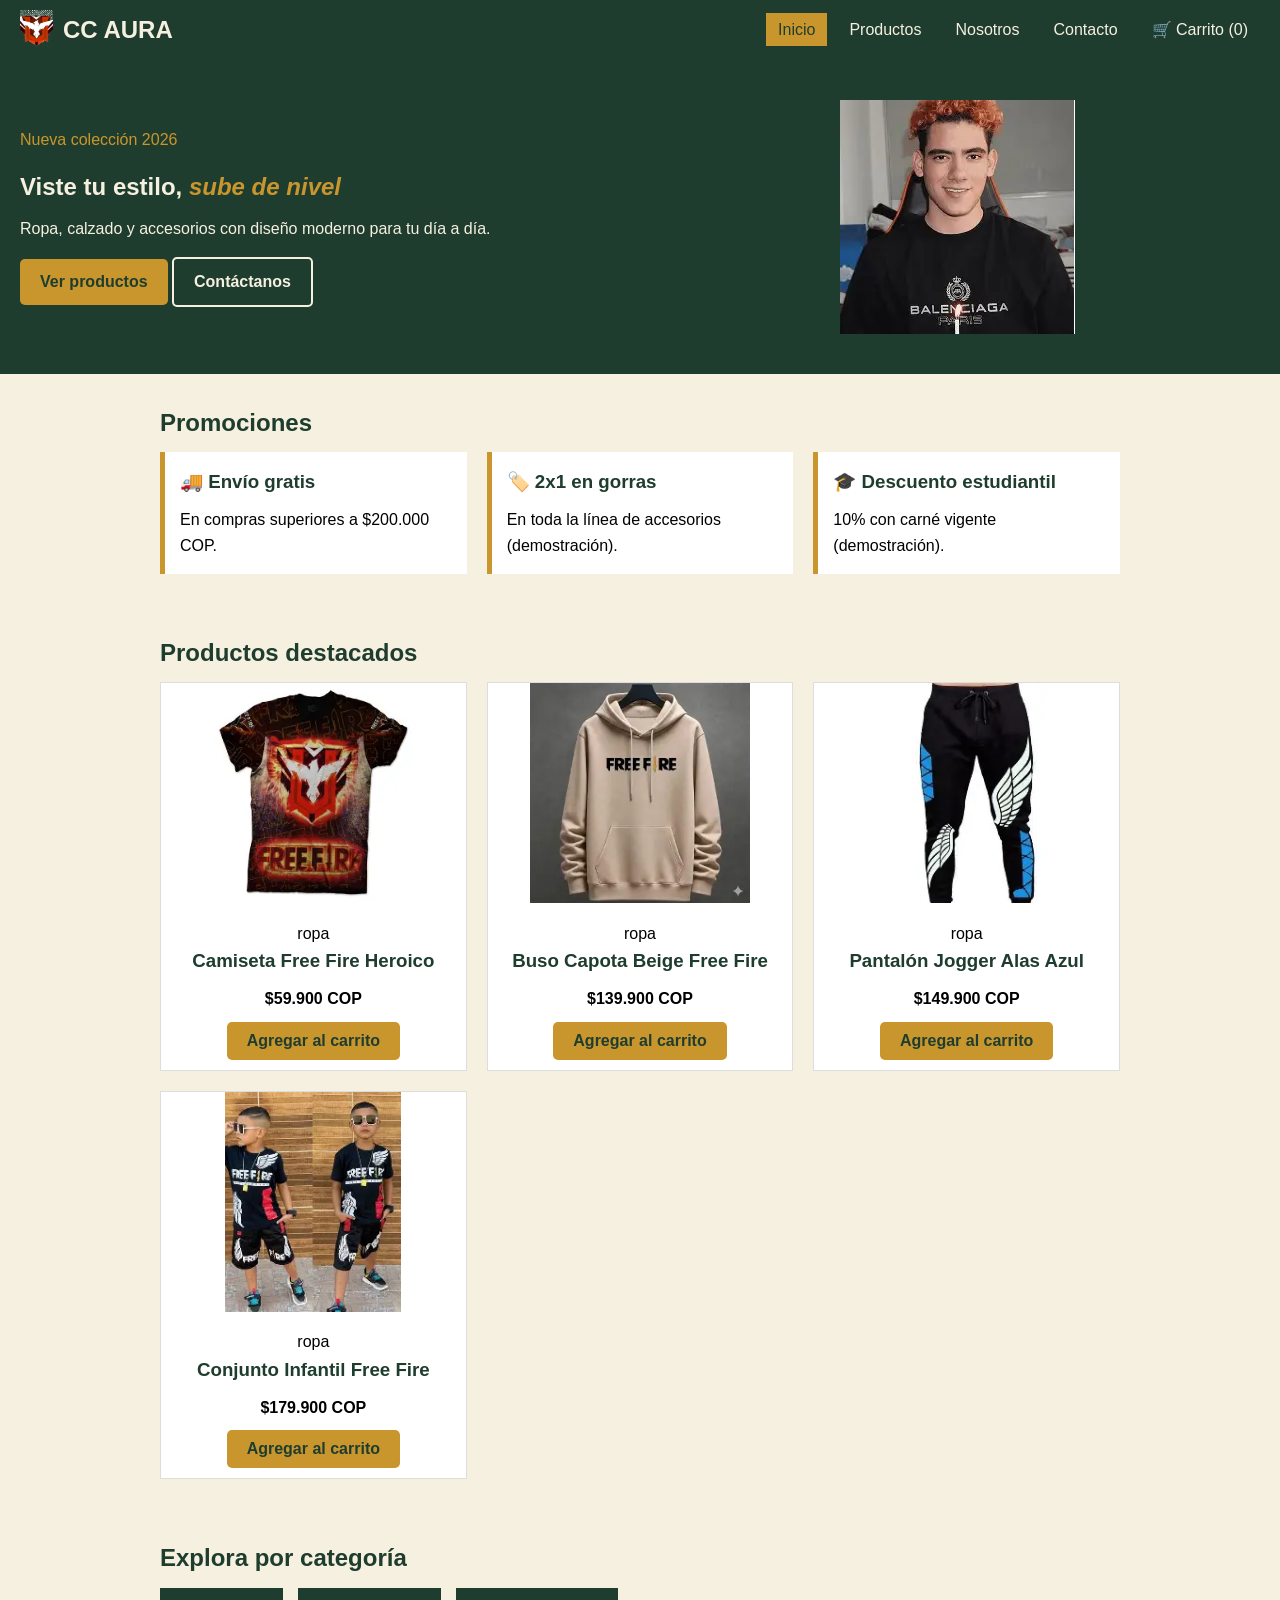
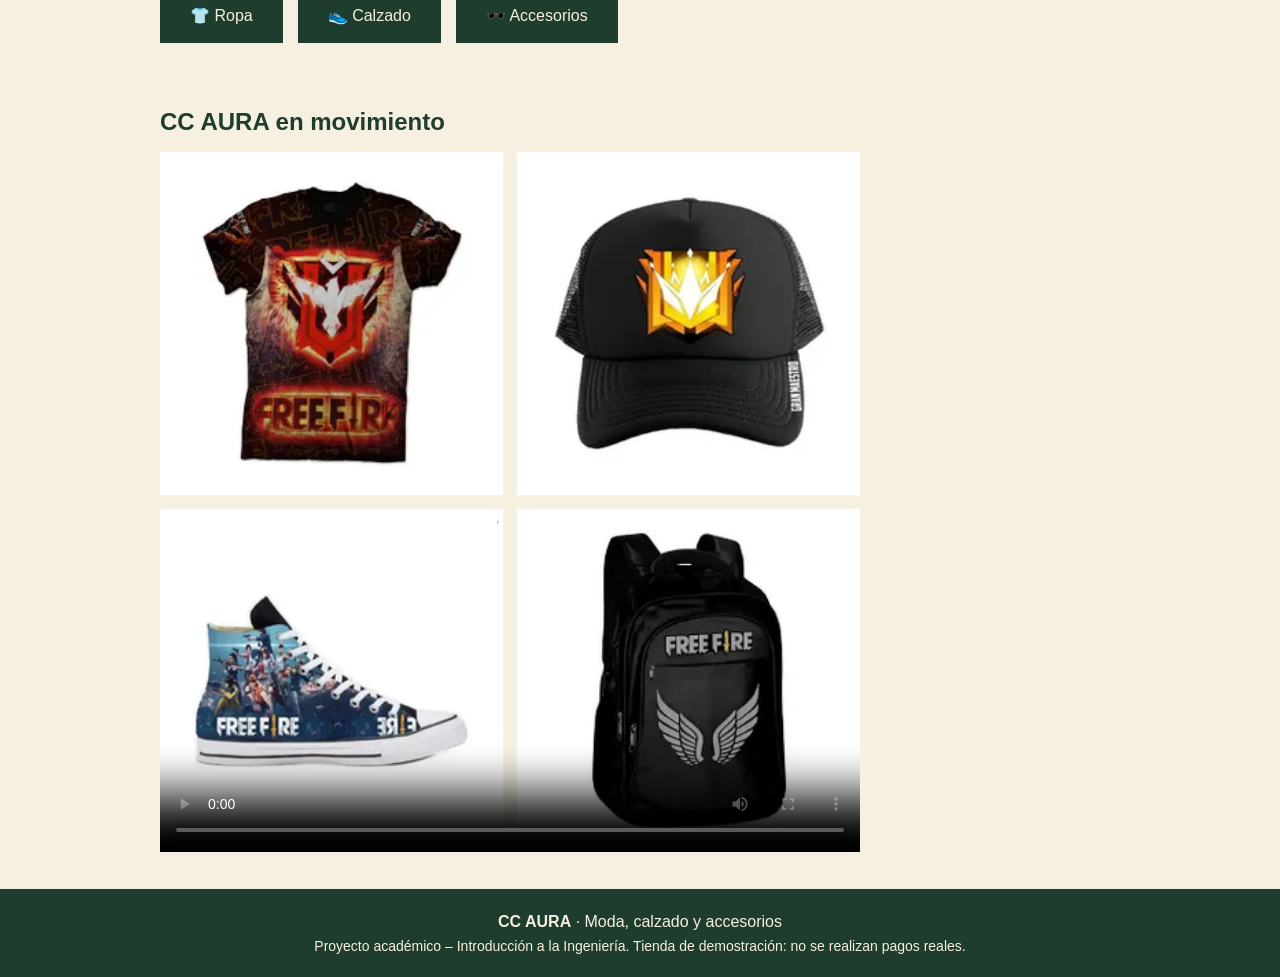
<file: Introduccion/index.html>
<!DOCTYPE html>
<html lang="es">
<head>
<meta charset="UTF-8">
<meta name="viewport" content="width=device-width, initial-scale=1.0">
<title>Inicio | CC AURA</title>
<link rel="icon" type="image/x-icon" href="favicon.ico">
<link rel="stylesheet" href="css/estilos.css">
</head>
<body>
<header class="cabecera">
  <a class="marca" href="index.html"><img src="imagenes/logo.png" alt="Logotipo de CC AURA: emblema de águila" height="40"><span>CC AURA</span></a>
  <nav><ul><li><a href="index.html" class="activo">Inicio</a></li><li><a href="productos.html">Productos</a></li><li><a href="nosotros.html">Nosotros</a></li><li><a href="contacto.html">Contacto</a></li><li><a href="carrito.html">🛒 Carrito (<span id="contador">0</span>)</a></li></ul></nav>
</header>
<main>
<section class="banner">
  <div class="banner-texto">
    <p class="etiqueta">Nueva colección 2026</p>
    <h1>Viste tu estilo, <em>sube de nivel</em></h1>
    <p>Ropa, calzado y accesorios con diseño moderno para tu día a día.</p>
    <a class="boton" href="productos.html">Ver productos</a>
    <a class="boton boton-claro" href="contacto.html">Contáctanos</a>
  </div>
  <img src="imagenes/banner.png" alt="Joven con buso negro, imagen de CC AURA">
</section>
<section class="contenedor">
  <h2>Promociones</h2>
  <div class="promos">
    <article><h3>🚚 Envío gratis</h3><p>En compras superiores a $200.000 COP.</p></article>
    <article><h3>🏷️ 2x1 en gorras</h3><p>En toda la línea de accesorios (demostración).</p></article>
    <article><h3>🎓 Descuento estudiantil</h3><p>10% con carné vigente (demostración).</p></article>
  </div>
</section>
<section class="contenedor">
  <h2>Productos destacados</h2>
  <div class="rejilla">
    <article class="tarjeta">
      <img src="imagenes/camiseta-heroico.png" alt="Camiseta Free Fire Heroico">
      <div><span class="cat">ropa</span><h3>Camiseta Free Fire Heroico</h3><span class="precio">$59.900 COP</span>
      <button class="boton agregar">Agregar al carrito</button></div>
    </article>
    <article class="tarjeta">
      <img src="imagenes/buso.png" alt="Buso Capota Beige Free Fire">
      <div><span class="cat">ropa</span><h3>Buso Capota Beige Free Fire</h3><span class="precio">$139.900 COP</span>
      <button class="boton agregar">Agregar al carrito</button></div>
    </article>
    <article class="tarjeta">
      <img src="imagenes/jogger.png" alt="Pantalón Jogger Alas Azul">
      <div><span class="cat">ropa</span><h3>Pantalón Jogger Alas Azul</h3><span class="precio">$149.900 COP</span>
      <button class="boton agregar">Agregar al carrito</button></div>
    </article>
    <article class="tarjeta">
      <img src="imagenes/conjunto.png" alt="Conjunto Infantil Free Fire">
      <div><span class="cat">ropa</span><h3>Conjunto Infantil Free Fire</h3><span class="precio">$179.900 COP</span>
      <button class="boton agregar">Agregar al carrito</button></div>
    </article>
  </div>
</section>
<section class="contenedor">
  <h2>Explora por categoría</h2>
  <ul class="categorias">
    <li><a href="productos.html#ropa">👕 Ropa</a></li>
    <li><a href="productos.html#calzado">👟 Calzado</a></li>
    <li><a href="productos.html#accesorios">🕶️ Accesorios</a></li>
  </ul>
</section>
<section class="contenedor video-caja">
  <h2>CC AURA en movimiento</h2>
  <video controls preload="metadata" poster="imagenes/poster-video.png">
    <source src="video/ccaura.mp4" type="video/mp4">
    Tu navegador no soporta video HTML5.
  </video>
</section>
</main>
<footer class="pie">
  <p><strong>CC AURA</strong> · Moda, calzado y accesorios</p>
  <p class="nota">Proyecto académico – Introducción a la Ingeniería. Tienda de demostración: no se realizan pagos reales.</p>
</footer>
<script src="js/script.js"></script>
</body>
</html>
</file>
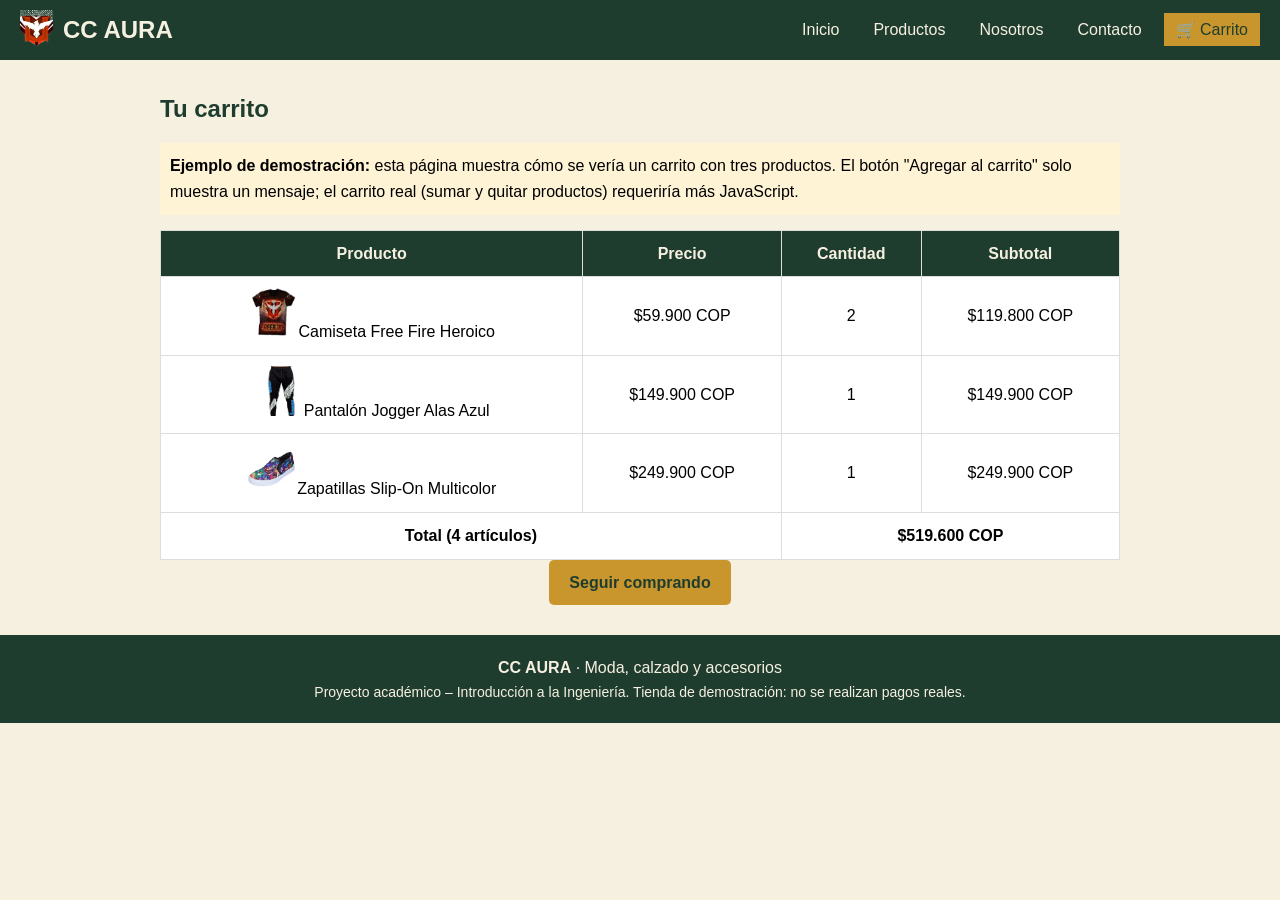
<file: Introduccion/carrito.html>
<!DOCTYPE html>
<html lang="es">
<head>
<meta charset="UTF-8">
<meta name="viewport" content="width=device-width, initial-scale=1.0">
<title>Carrito | CC AURA</title>
<link rel="icon" type="image/x-icon" href="favicon.ico">
<link rel="stylesheet" href="css/estilos.css">
</head>
<body>
<header class="cabecera">
  <a class="marca" href="index.html"><img src="imagenes/logo.png" alt="Logotipo de CC AURA: emblema de águila" height="40"><span>CC AURA</span></a>
  <nav><ul><li><a href="index.html">Inicio</a></li><li><a href="productos.html">Productos</a></li><li><a href="nosotros.html">Nosotros</a></li><li><a href="contacto.html">Contacto</a></li><li><a href="carrito.html" class="activo">🛒 Carrito</a></li></ul></nav>
</header>
<main>
<section class="contenedor">
  <h1>Tu carrito</h1>
  <p class="aviso"><strong>Ejemplo de demostración:</strong> esta página muestra cómo se vería un carrito con tres productos. El botón "Agregar al carrito" solo muestra un mensaje; el carrito real (sumar y quitar productos) requeriría más JavaScript.</p>
  <div class="tabla-caja"><table>
    <thead><tr><th>Producto</th><th>Precio</th><th>Cantidad</th><th>Subtotal</th></tr></thead>
    <tbody>
      <tr><td><img src="imagenes/camiseta-heroico.png" alt="Camiseta Free Fire Heroico">Camiseta Free Fire Heroico</td><td>$59.900 COP</td><td>2</td><td>$119.800 COP</td></tr>
      <tr><td><img src="imagenes/jogger.png" alt="Pantalón Jogger Alas Azul">Pantalón Jogger Alas Azul</td><td>$149.900 COP</td><td>1</td><td>$149.900 COP</td></tr>
      <tr><td><img src="imagenes/zapatillas-slipon.png" alt="Zapatillas Slip-On Multicolor">Zapatillas Slip-On Multicolor</td><td>$249.900 COP</td><td>1</td><td>$249.900 COP</td></tr>
      </tbody>
    <tfoot><tr><td colspan="2"><strong>Total (4 artículos)</strong></td><td colspan="2"><strong>$519.600 COP</strong></td></tr></tfoot>
  </table></div>
  <p class="centro"><a class="boton" href="productos.html">Seguir comprando</a></p>
</section>
</main>
<footer class="pie">
  <p><strong>CC AURA</strong> · Moda, calzado y accesorios</p>
  <p class="nota">Proyecto académico – Introducción a la Ingeniería. Tienda de demostración: no se realizan pagos reales.</p>
</footer>
</body>
</html>
</file>
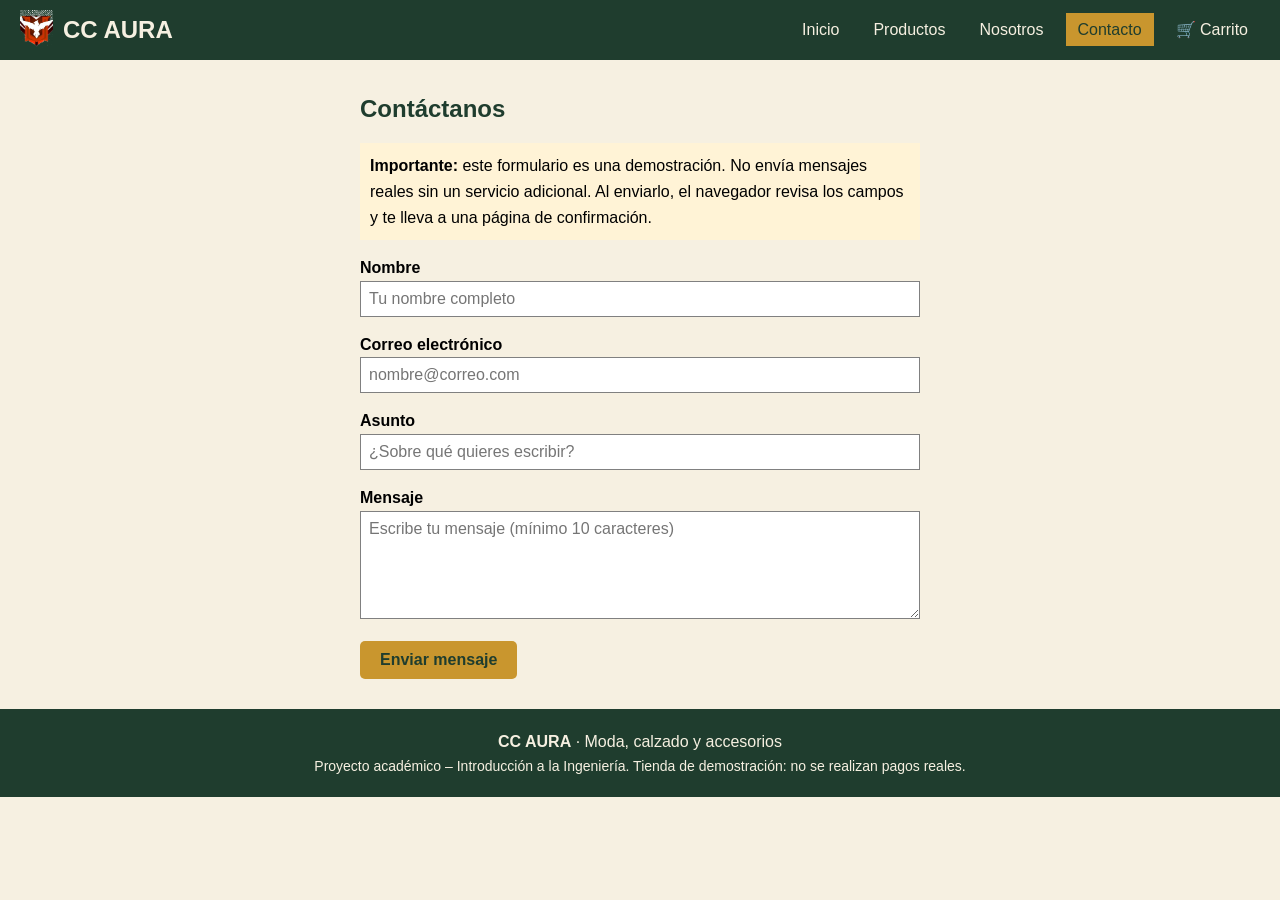
<file: Introduccion/contacto.html>
<!DOCTYPE html>
<html lang="es">
<head>
<meta charset="UTF-8">
<meta name="viewport" content="width=device-width, initial-scale=1.0">
<title>Contacto | CC AURA</title>
<link rel="icon" type="image/x-icon" href="favicon.ico">
<link rel="stylesheet" href="css/estilos.css">
</head>
<body>
<header class="cabecera">
  <a class="marca" href="index.html"><img src="imagenes/logo.png" alt="Logotipo de CC AURA: emblema de águila" height="40"><span>CC AURA</span></a>
  <nav><ul><li><a href="index.html">Inicio</a></li><li><a href="productos.html">Productos</a></li><li><a href="nosotros.html">Nosotros</a></li><li><a href="contacto.html" class="activo">Contacto</a></li><li><a href="carrito.html">🛒 Carrito</a></li></ul></nav>
</header>
<main>
<section class="contenedor angosto">
  <h1>Contáctanos</h1>
  <p class="aviso"><strong>Importante:</strong> este formulario es una demostración. No envía mensajes reales sin un servicio adicional. Al enviarlo, el navegador revisa los campos y te lleva a una página de confirmación.</p>
  <form action="gracias.html" method="get">
    <label for="nombre">Nombre</label>
    <input type="text" id="nombre" name="nombre" placeholder="Tu nombre completo" required minlength="3">
    <label for="correo">Correo electrónico</label>
    <input type="email" id="correo" name="correo" placeholder="nombre@correo.com" required>
    <label for="asunto">Asunto</label>
    <input type="text" id="asunto" name="asunto" placeholder="¿Sobre qué quieres escribir?" required>
    <label for="mensaje">Mensaje</label>
    <textarea id="mensaje" name="mensaje" rows="5" placeholder="Escribe tu mensaje (mínimo 10 caracteres)" required minlength="10"></textarea>
    <button type="submit" class="boton">Enviar mensaje</button>
  </form>
</section>
</main>
<footer class="pie">
  <p><strong>CC AURA</strong> · Moda, calzado y accesorios</p>
  <p class="nota">Proyecto académico – Introducción a la Ingeniería. Tienda de demostración: no se realizan pagos reales.</p>
</footer>
</body>
</html>
</file>
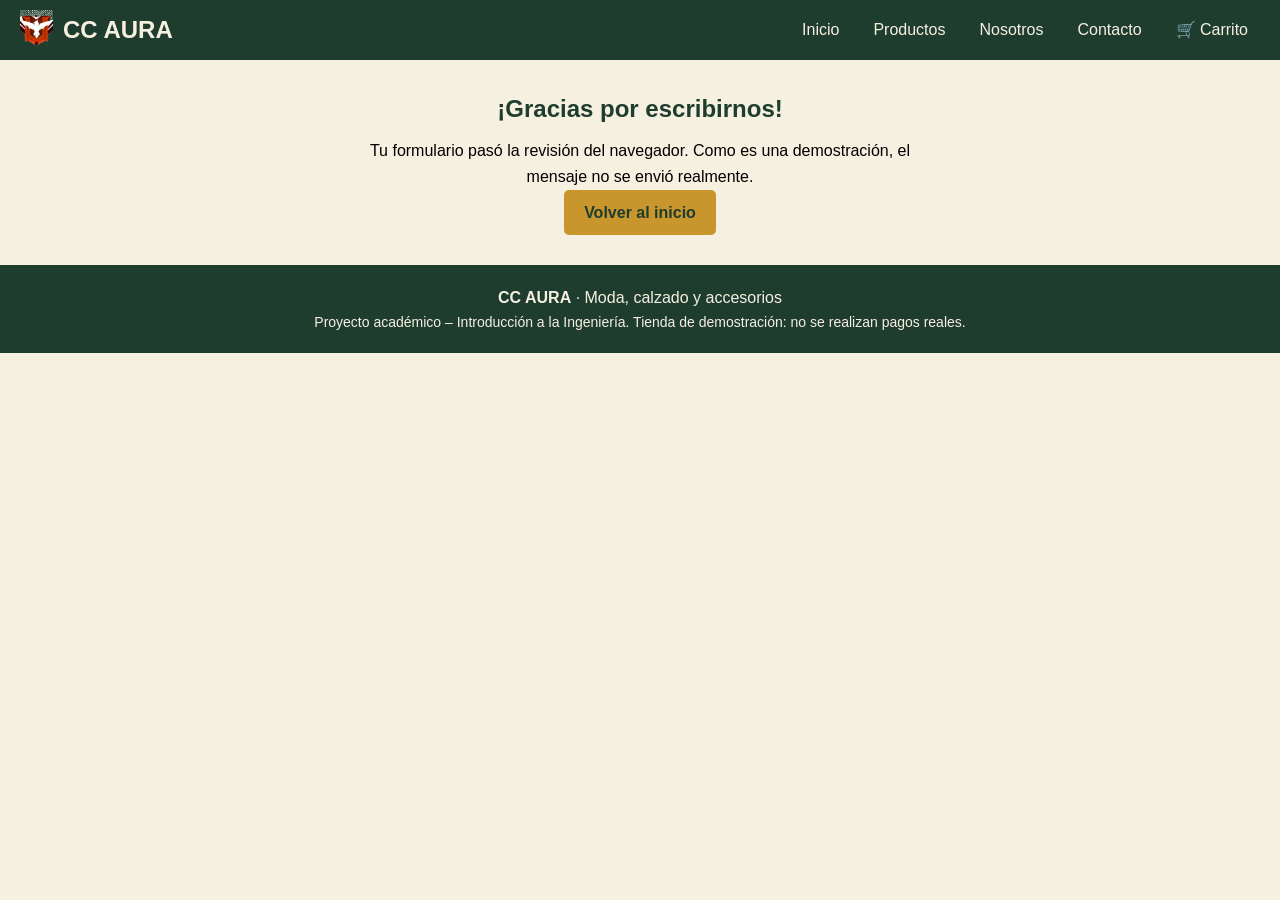
<file: Introduccion/gracias.html>
<!DOCTYPE html>
<html lang="es">
<head>
<meta charset="UTF-8">
<meta name="viewport" content="width=device-width, initial-scale=1.0">
<title>Gracias | CC AURA</title>
<link rel="icon" type="image/x-icon" href="favicon.ico">
<link rel="stylesheet" href="css/estilos.css">
</head>
<body>
<header class="cabecera">
  <a class="marca" href="index.html"><img src="imagenes/logo.png" alt="Logotipo de CC AURA: emblema de águila" height="40"><span>CC AURA</span></a>
  <nav><ul><li><a href="index.html">Inicio</a></li><li><a href="productos.html">Productos</a></li><li><a href="nosotros.html">Nosotros</a></li><li><a href="contacto.html">Contacto</a></li><li><a href="carrito.html">🛒 Carrito</a></li></ul></nav>
</header>
<main>
<section class="contenedor angosto centro">
  <h1>¡Gracias por escribirnos!</h1>
  <p>Tu formulario pasó la revisión del navegador. Como es una demostración, el mensaje no se envió realmente.</p>
  <a class="boton" href="index.html">Volver al inicio</a>
</section>
</main>
<footer class="pie">
  <p><strong>CC AURA</strong> · Moda, calzado y accesorios</p>
  <p class="nota">Proyecto académico – Introducción a la Ingeniería. Tienda de demostración: no se realizan pagos reales.</p>
</footer>
</body>
</html>
</file>
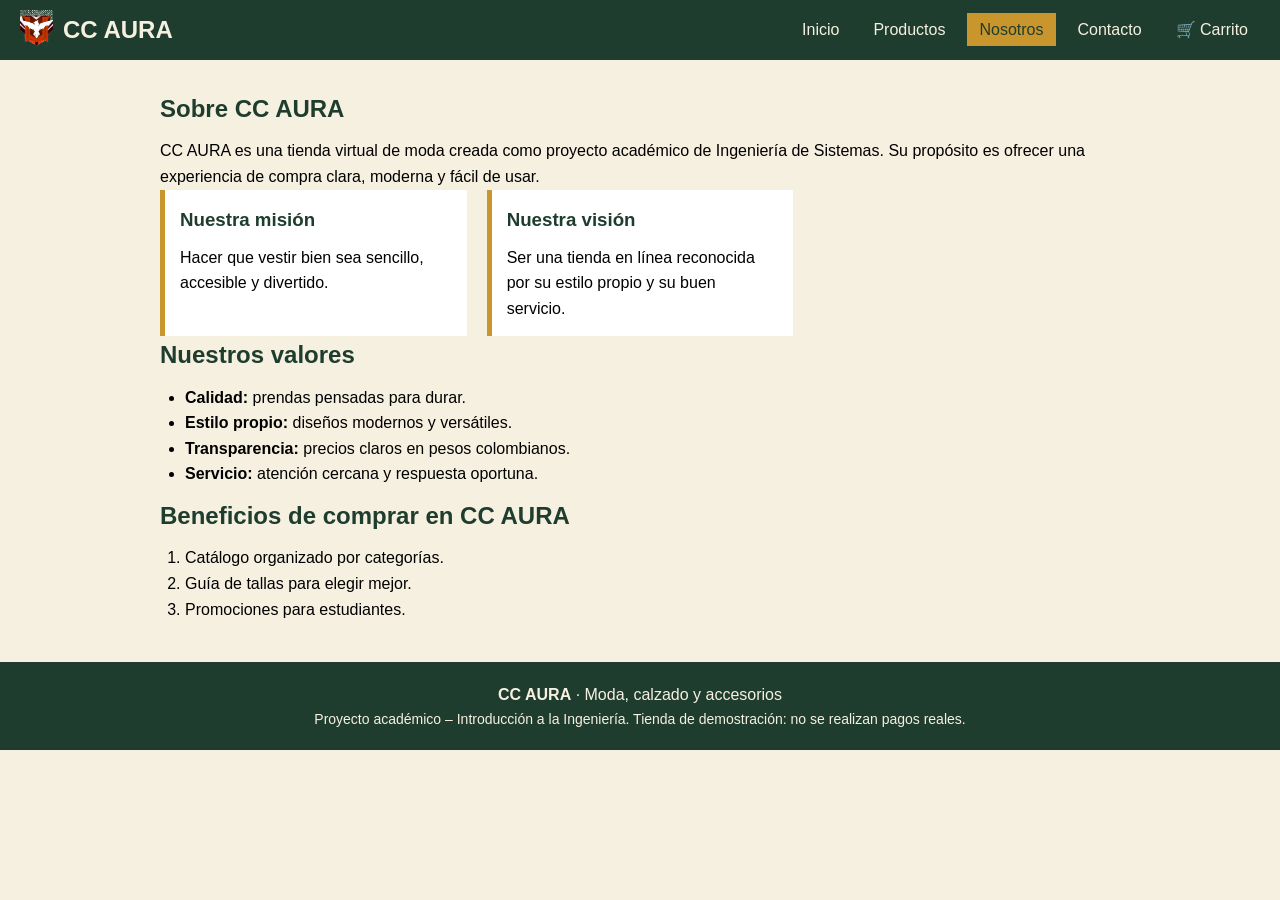
<file: Introduccion/nosotros.html>
<!DOCTYPE html>
<html lang="es">
<head>
<meta charset="UTF-8">
<meta name="viewport" content="width=device-width, initial-scale=1.0">
<title>Nosotros | CC AURA</title>
<link rel="icon" type="image/x-icon" href="favicon.ico">
<link rel="stylesheet" href="css/estilos.css">
</head>
<body>
<header class="cabecera">
  <a class="marca" href="index.html"><img src="imagenes/logo.png" alt="Logotipo de CC AURA: emblema de águila" height="40"><span>CC AURA</span></a>
  <nav><ul><li><a href="index.html">Inicio</a></li><li><a href="productos.html">Productos</a></li><li><a href="nosotros.html" class="activo">Nosotros</a></li><li><a href="contacto.html">Contacto</a></li><li><a href="carrito.html">🛒 Carrito</a></li></ul></nav>
</header>
<main>
<section class="contenedor">
  <h1>Sobre CC AURA</h1>
  <p>CC AURA es una tienda virtual de moda creada como proyecto académico de Ingeniería de Sistemas. Su propósito es ofrecer una experiencia de compra clara, moderna y fácil de usar.</p>
  <div class="promos">
    <article><h3>Nuestra misión</h3><p>Hacer que vestir bien sea sencillo, accesible y divertido.</p></article>
    <article><h3>Nuestra visión</h3><p>Ser una tienda en línea reconocida por su estilo propio y su buen servicio.</p></article>
  </div>
  <h2>Nuestros valores</h2>
  <ul class="valores">
    <li><strong>Calidad:</strong> prendas pensadas para durar.</li>
    <li><strong>Estilo propio:</strong> diseños modernos y versátiles.</li>
    <li><strong>Transparencia:</strong> precios claros en pesos colombianos.</li>
    <li><strong>Servicio:</strong> atención cercana y respuesta oportuna.</li>
  </ul>
  <h2>Beneficios de comprar en CC AURA</h2>
  <ol><li>Catálogo organizado por categorías.</li><li>Guía de tallas para elegir mejor.</li><li>Promociones para estudiantes.</li></ol>
</section>
</main>
<footer class="pie">
  <p><strong>CC AURA</strong> · Moda, calzado y accesorios</p>
  <p class="nota">Proyecto académico – Introducción a la Ingeniería. Tienda de demostración: no se realizan pagos reales.</p>
</footer>
</body>
</html>
</file>
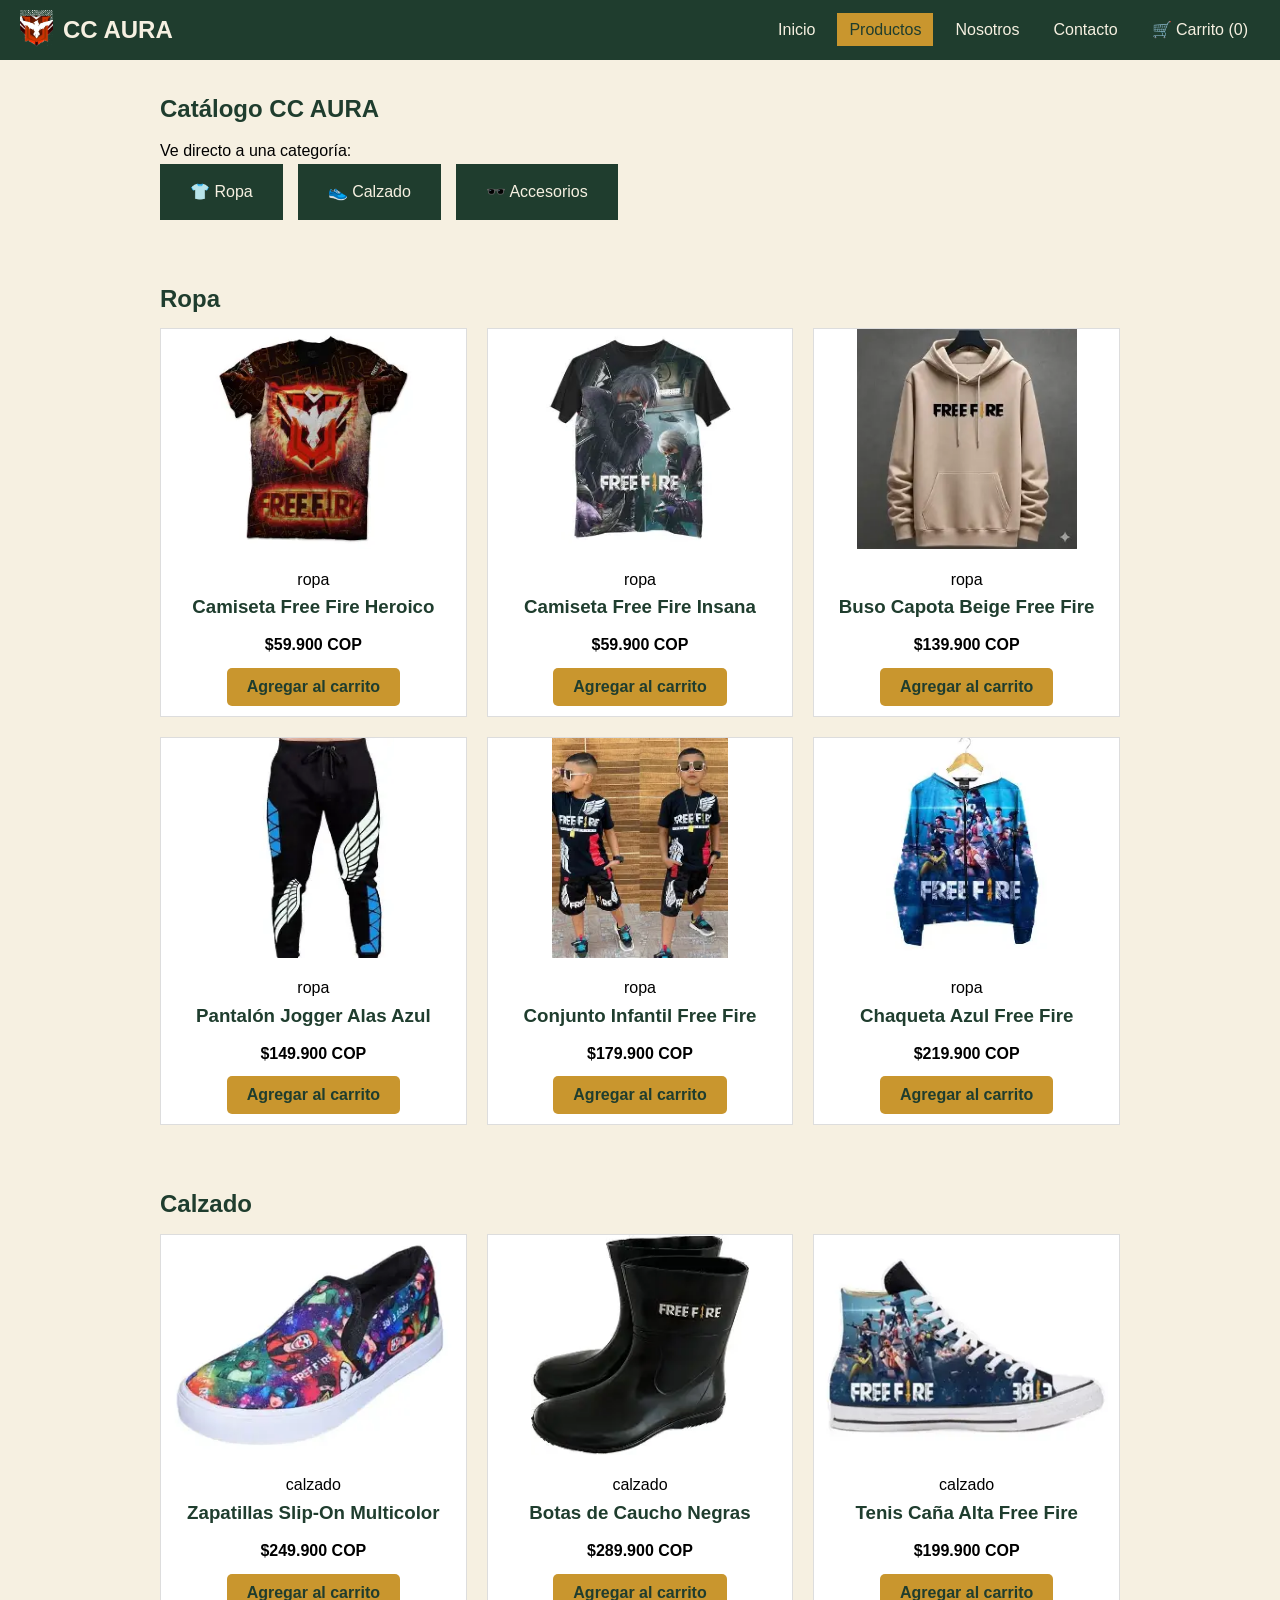
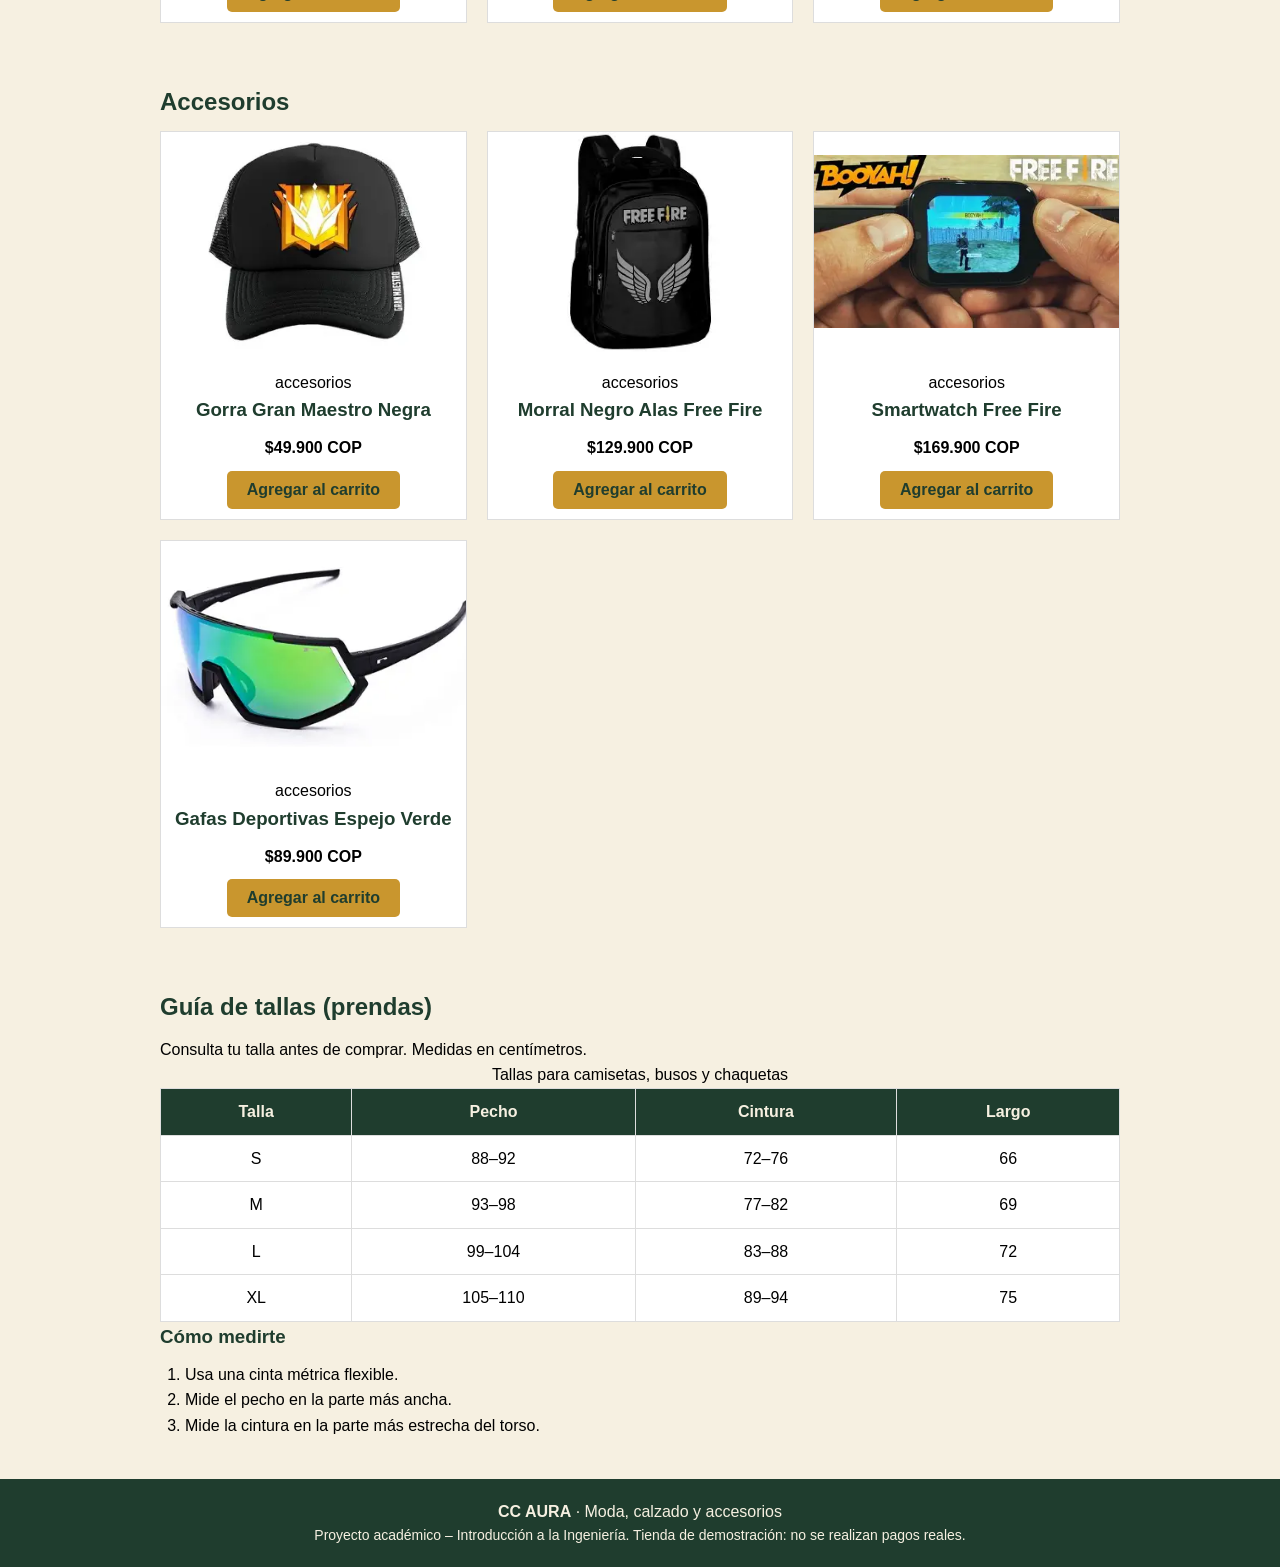
<file: Introduccion/productos.html>
<!DOCTYPE html>
<html lang="es">
<head>
<meta charset="UTF-8">
<meta name="viewport" content="width=device-width, initial-scale=1.0">
<title>Productos | CC AURA</title>
<link rel="icon" type="image/x-icon" href="favicon.ico">
<link rel="stylesheet" href="css/estilos.css">
</head>
<body>
<header class="cabecera">
  <a class="marca" href="index.html"><img src="imagenes/logo.png" alt="Logotipo de CC AURA: emblema de águila" height="40"><span>CC AURA</span></a>
  <nav><ul><li><a href="index.html">Inicio</a></li><li><a href="productos.html" class="activo">Productos</a></li><li><a href="nosotros.html">Nosotros</a></li><li><a href="contacto.html">Contacto</a></li><li><a href="carrito.html">🛒 Carrito (<span id="contador">0</span>)</a></li></ul></nav>
</header>
<main>
<section class="contenedor">
  <h1>Catálogo CC AURA</h1>
  <p>Ve directo a una categoría:</p>
  <ul class="categorias">
    <li><a href="#ropa">👕 Ropa</a></li>
    <li><a href="#calzado">👟 Calzado</a></li>
    <li><a href="#accesorios">🕶️ Accesorios</a></li>
  </ul>
</section>
<section class="contenedor" id="ropa">
  <h2>Ropa</h2>
  <div class="rejilla">
    <article class="tarjeta">
      <img src="imagenes/camiseta-heroico.png" alt="Camiseta Free Fire Heroico">
      <div><span class="cat">ropa</span><h3>Camiseta Free Fire Heroico</h3><span class="precio">$59.900 COP</span>
      <button class="boton agregar">Agregar al carrito</button></div>
    </article>
    <article class="tarjeta">
      <img src="imagenes/camiseta-insana.png" alt="Camiseta Free Fire Insana">
      <div><span class="cat">ropa</span><h3>Camiseta Free Fire Insana</h3><span class="precio">$59.900 COP</span>
      <button class="boton agregar">Agregar al carrito</button></div>
    </article>
    <article class="tarjeta">
      <img src="imagenes/buso.png" alt="Buso Capota Beige Free Fire">
      <div><span class="cat">ropa</span><h3>Buso Capota Beige Free Fire</h3><span class="precio">$139.900 COP</span>
      <button class="boton agregar">Agregar al carrito</button></div>
    </article>
    <article class="tarjeta">
      <img src="imagenes/jogger.png" alt="Pantalón Jogger Alas Azul">
      <div><span class="cat">ropa</span><h3>Pantalón Jogger Alas Azul</h3><span class="precio">$149.900 COP</span>
      <button class="boton agregar">Agregar al carrito</button></div>
    </article>
    <article class="tarjeta">
      <img src="imagenes/conjunto.png" alt="Conjunto Infantil Free Fire">
      <div><span class="cat">ropa</span><h3>Conjunto Infantil Free Fire</h3><span class="precio">$179.900 COP</span>
      <button class="boton agregar">Agregar al carrito</button></div>
    </article>
    <article class="tarjeta">
      <img src="imagenes/chaqueta.png" alt="Chaqueta Azul Free Fire">
      <div><span class="cat">ropa</span><h3>Chaqueta Azul Free Fire</h3><span class="precio">$219.900 COP</span>
      <button class="boton agregar">Agregar al carrito</button></div>
    </article>
  </div>
</section>
<section class="contenedor" id="calzado">
  <h2>Calzado</h2>
  <div class="rejilla">
    <article class="tarjeta">
      <img src="imagenes/zapatillas-slipon.png" alt="Zapatillas Slip-On Multicolor">
      <div><span class="cat">calzado</span><h3>Zapatillas Slip-On Multicolor</h3><span class="precio">$249.900 COP</span>
      <button class="boton agregar">Agregar al carrito</button></div>
    </article>
    <article class="tarjeta">
      <img src="imagenes/botas.png" alt="Botas de Caucho Negras">
      <div><span class="cat">calzado</span><h3>Botas de Caucho Negras</h3><span class="precio">$289.900 COP</span>
      <button class="boton agregar">Agregar al carrito</button></div>
    </article>
    <article class="tarjeta">
      <img src="imagenes/tenis-cana-alta.png" alt="Tenis Caña Alta Free Fire">
      <div><span class="cat">calzado</span><h3>Tenis Caña Alta Free Fire</h3><span class="precio">$199.900 COP</span>
      <button class="boton agregar">Agregar al carrito</button></div>
    </article>
  </div>
</section>
<section class="contenedor" id="accesorios">
  <h2>Accesorios</h2>
  <div class="rejilla">
    <article class="tarjeta">
      <img src="imagenes/gorra.png" alt="Gorra Gran Maestro Negra">
      <div><span class="cat">accesorios</span><h3>Gorra Gran Maestro Negra</h3><span class="precio">$49.900 COP</span>
      <button class="boton agregar">Agregar al carrito</button></div>
    </article>
    <article class="tarjeta">
      <img src="imagenes/morral.png" alt="Morral Negro Alas Free Fire">
      <div><span class="cat">accesorios</span><h3>Morral Negro Alas Free Fire</h3><span class="precio">$129.900 COP</span>
      <button class="boton agregar">Agregar al carrito</button></div>
    </article>
    <article class="tarjeta">
      <img src="imagenes/smartwatch.png" alt="Smartwatch Free Fire">
      <div><span class="cat">accesorios</span><h3>Smartwatch Free Fire</h3><span class="precio">$169.900 COP</span>
      <button class="boton agregar">Agregar al carrito</button></div>
    </article>
    <article class="tarjeta">
      <img src="imagenes/gafas.png" alt="Gafas Deportivas Espejo Verde">
      <div><span class="cat">accesorios</span><h3>Gafas Deportivas Espejo Verde</h3><span class="precio">$89.900 COP</span>
      <button class="boton agregar">Agregar al carrito</button></div>
    </article>
  </div>
</section>
<section class="contenedor">
  <h2>Guía de tallas (prendas)</h2>
  <p>Consulta tu talla antes de comprar. Medidas en centímetros.</p>
  <div class="tabla-caja"><table>
    <caption>Tallas para camisetas, busos y chaquetas</caption>
    <thead><tr><th>Talla</th><th>Pecho</th><th>Cintura</th><th>Largo</th></tr></thead>
    <tbody>
      <tr><td>S</td><td>88–92</td><td>72–76</td><td>66</td></tr>
      <tr><td>M</td><td>93–98</td><td>77–82</td><td>69</td></tr>
      <tr><td>L</td><td>99–104</td><td>83–88</td><td>72</td></tr>
      <tr><td>XL</td><td>105–110</td><td>89–94</td><td>75</td></tr>
    </tbody></table></div>
  <h3>Cómo medirte</h3>
  <ol><li>Usa una cinta métrica flexible.</li><li>Mide el pecho en la parte más ancha.</li><li>Mide la cintura en la parte más estrecha del torso.</li></ol>
</section>
</main>
<footer class="pie">
  <p><strong>CC AURA</strong> · Moda, calzado y accesorios</p>
  <p class="nota">Proyecto académico – Introducción a la Ingeniería. Tienda de demostración: no se realizan pagos reales.</p>
</footer>
<script src="js/script.js"></script>
</body>
</html>
</file>
<file: Introduccion/css/estilos.css>
:root {
  --verde: #1f3d2e;
  --crema: #f6f0e1;
  --dorado: #c9962e;
}

* { box-sizing: border-box; margin: 0; padding: 0; }

body {
  font-family: Arial, sans-serif;
  background: var(--crema);
  line-height: 1.6;
}

h1, h2, h3 { color: var(--verde); margin-bottom: 10px; }
img { max-width: 100%; }

.contenedor { max-width: 1000px; margin: 0 auto; padding: 30px 20px; }
.angosto { max-width: 600px; }
.centro { text-align: center; }

.cabecera {
  background: var(--verde);
  display: flex;
  justify-content: space-between;
  align-items: center;
  padding: 10px 20px;
}
.marca {
  display: flex;
  align-items: center;
  gap: 10px;
  color: var(--crema);
  text-decoration: none;
  font-size: 24px;
  font-weight: bold;
}
.cabecera ul { list-style: none; display: flex; gap: 10px; }
.cabecera nav a { color: var(--crema); text-decoration: none; padding: 8px 12px; }

.cabecera nav a:hover, .cabecera nav a.activo { background: var(--dorado); color: var(--verde); }

.boton {
  display: inline-block;
  background: var(--dorado);
  color: var(--verde);
  padding: 10px 20px;
  border: none;
  border-radius: 5px;
  font-size: 16px;
  font-weight: bold;
  text-decoration: none;
  cursor: pointer;
}
.boton:hover { background: var(--verde); color: var(--crema); }
.boton-claro { background: transparent; color: var(--crema); border: 2px solid var(--crema); }

.banner {
  background: var(--verde);
  color: var(--crema);
  display: grid;
  grid-template-columns: 1fr 1fr;
  align-items: center;
  gap: 30px;
  padding: 40px 20px;
}
.banner img { justify-self: center; }
.banner h1 { color: var(--crema); }
.banner em, .etiqueta { color: var(--dorado); }
.banner p { margin-bottom: 15px; }

.rejilla, .promos { display: grid; grid-template-columns: 1fr 1fr 1fr; gap: 20px; }

.tarjeta { background: white; border: 1px solid #ddd; text-align: center; }
.tarjeta img { width: 100%; height: 220px; object-fit: contain; }
.tarjeta div { padding: 10px; }
.precio { display: block; font-weight: bold; margin-bottom: 10px; }

.promos article { background: white; border-left: 5px solid var(--dorado); padding: 15px; }

.categorias { list-style: none; display: flex; gap: 15px; }
.categorias a { display: block; background: var(--verde); color: var(--crema); text-decoration: none; padding: 15px 30px; }
.valores, ol { margin: 10px 0 10px 25px; }

.video-caja video { width: 100%; max-width: 700px; }

.tabla-caja { overflow-x: auto; }
table { width: 100%; border-collapse: collapse; background: white; }
th { background: var(--verde); color: var(--crema); }
th, td { padding: 10px; border: 1px solid #ddd; text-align: center; }
td img { width: 50px; height: 50px; object-fit: contain; }

input, textarea { width: 100%; padding: 8px; border: 1px solid gray; font-family: inherit; font-size: 16px; }
label { display: block; font-weight: bold; margin-top: 15px; }
form .boton { margin-top: 15px; }
.aviso { background: #fff3d6; padding: 10px; margin: 15px 0; }

.pie { background: var(--verde); color: var(--crema); text-align: center; padding: 20px; }
.nota { font-size: 14px; }

@media (max-width: 700px) {
  .banner, .rejilla, .promos { grid-template-columns: 1fr; }
  .cabecera, .categorias { flex-direction: column; }
}
</file>
